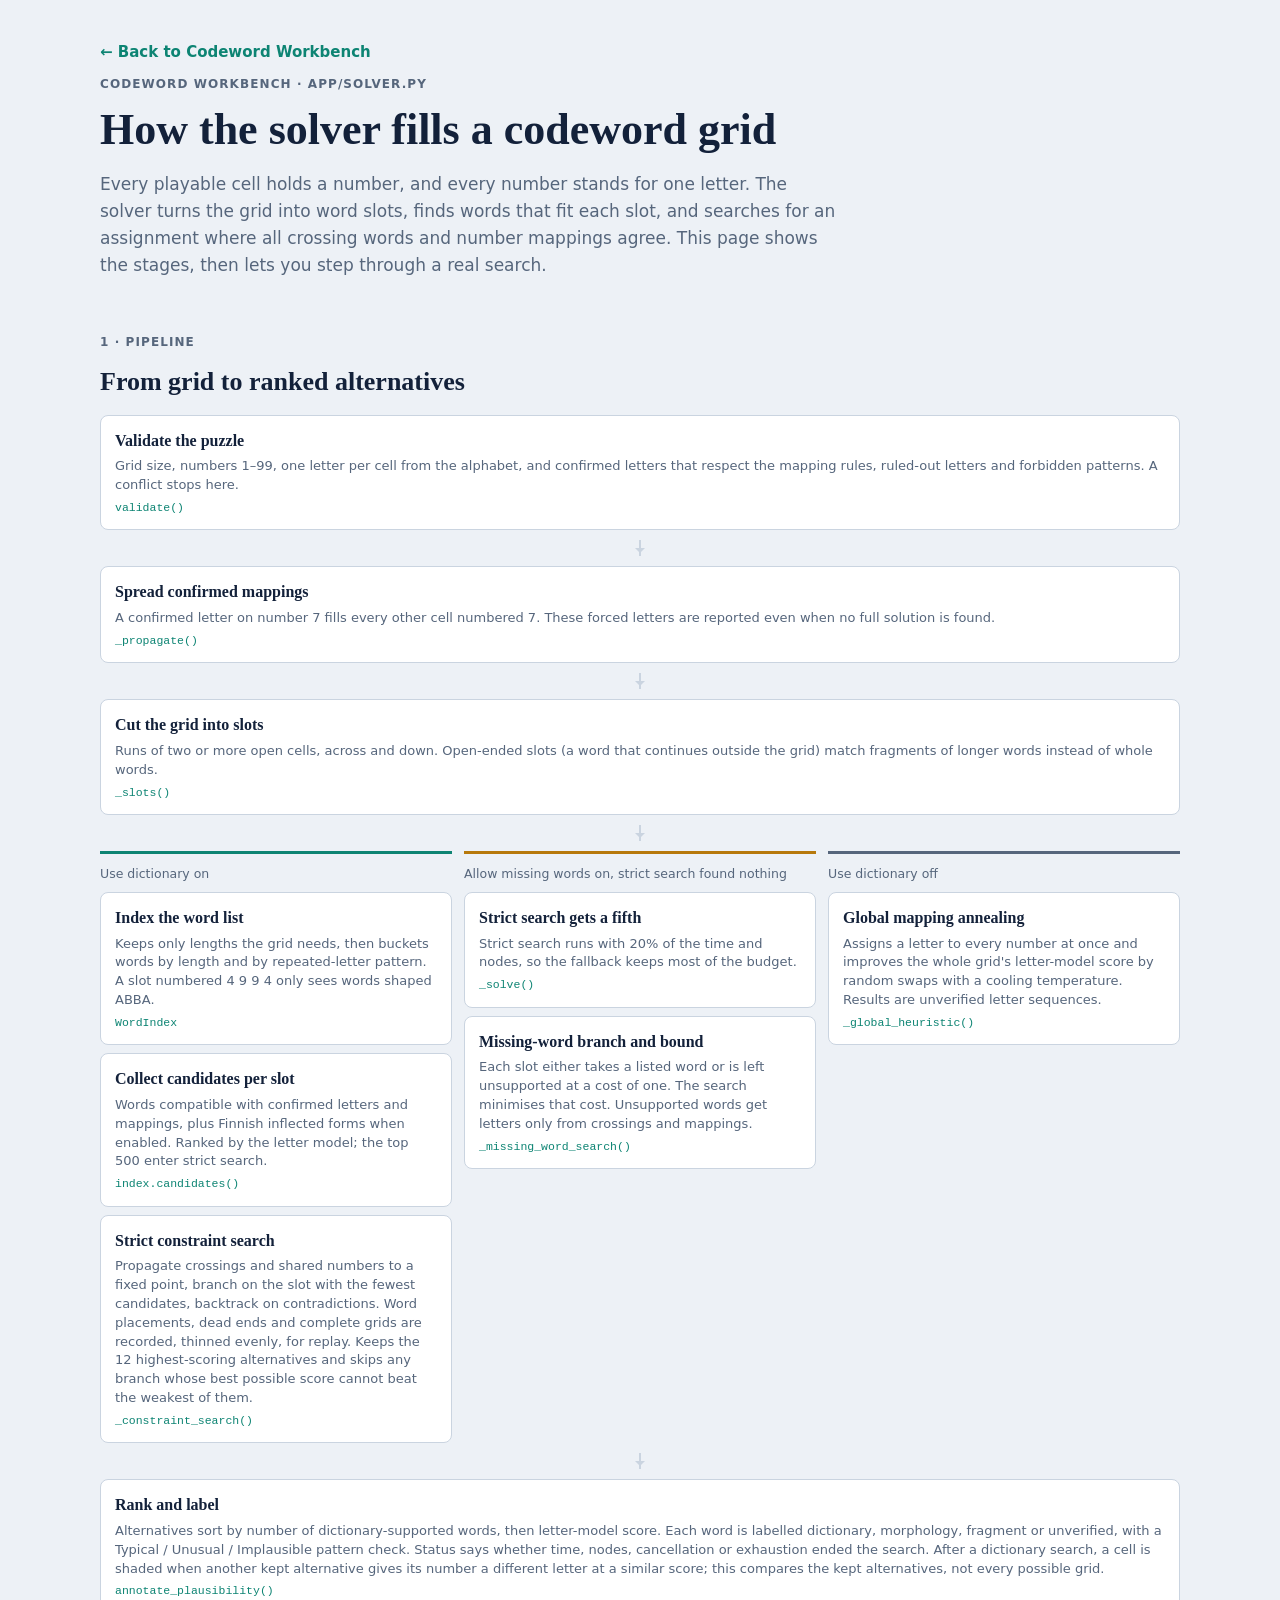
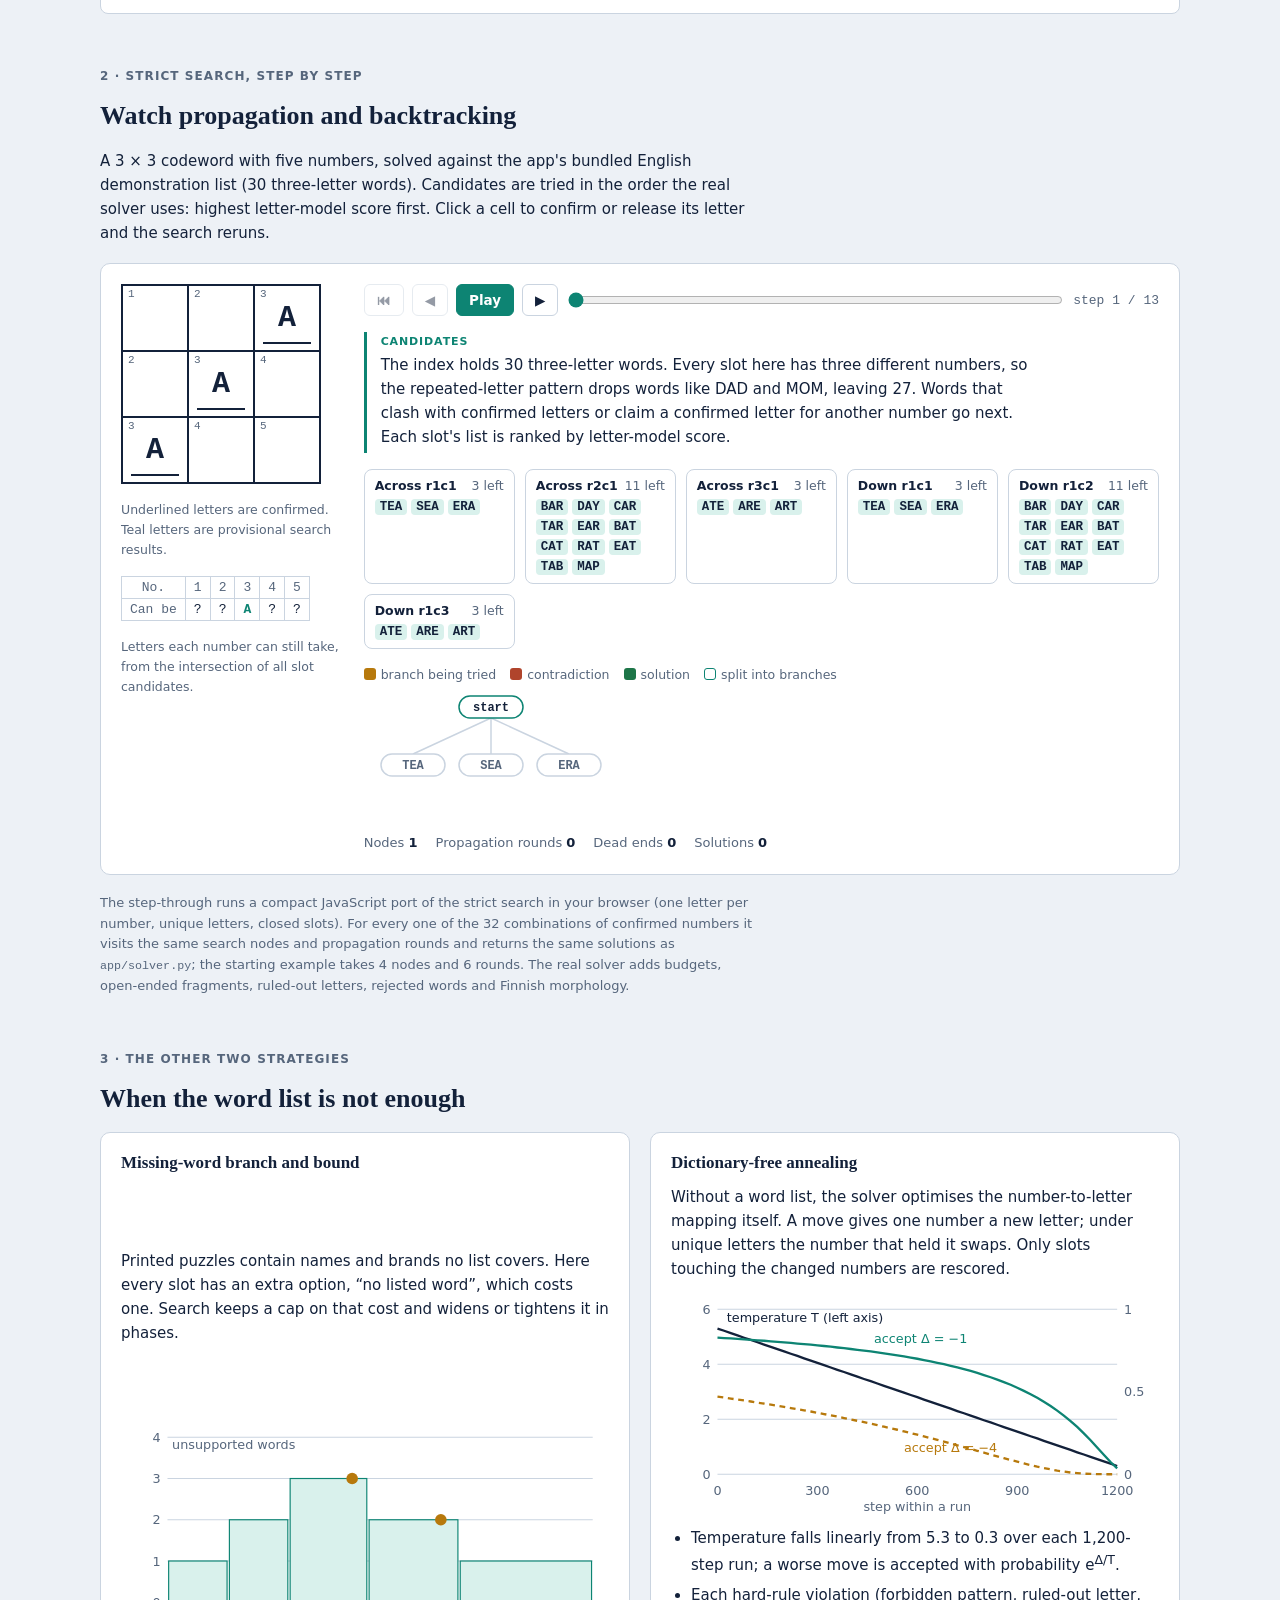
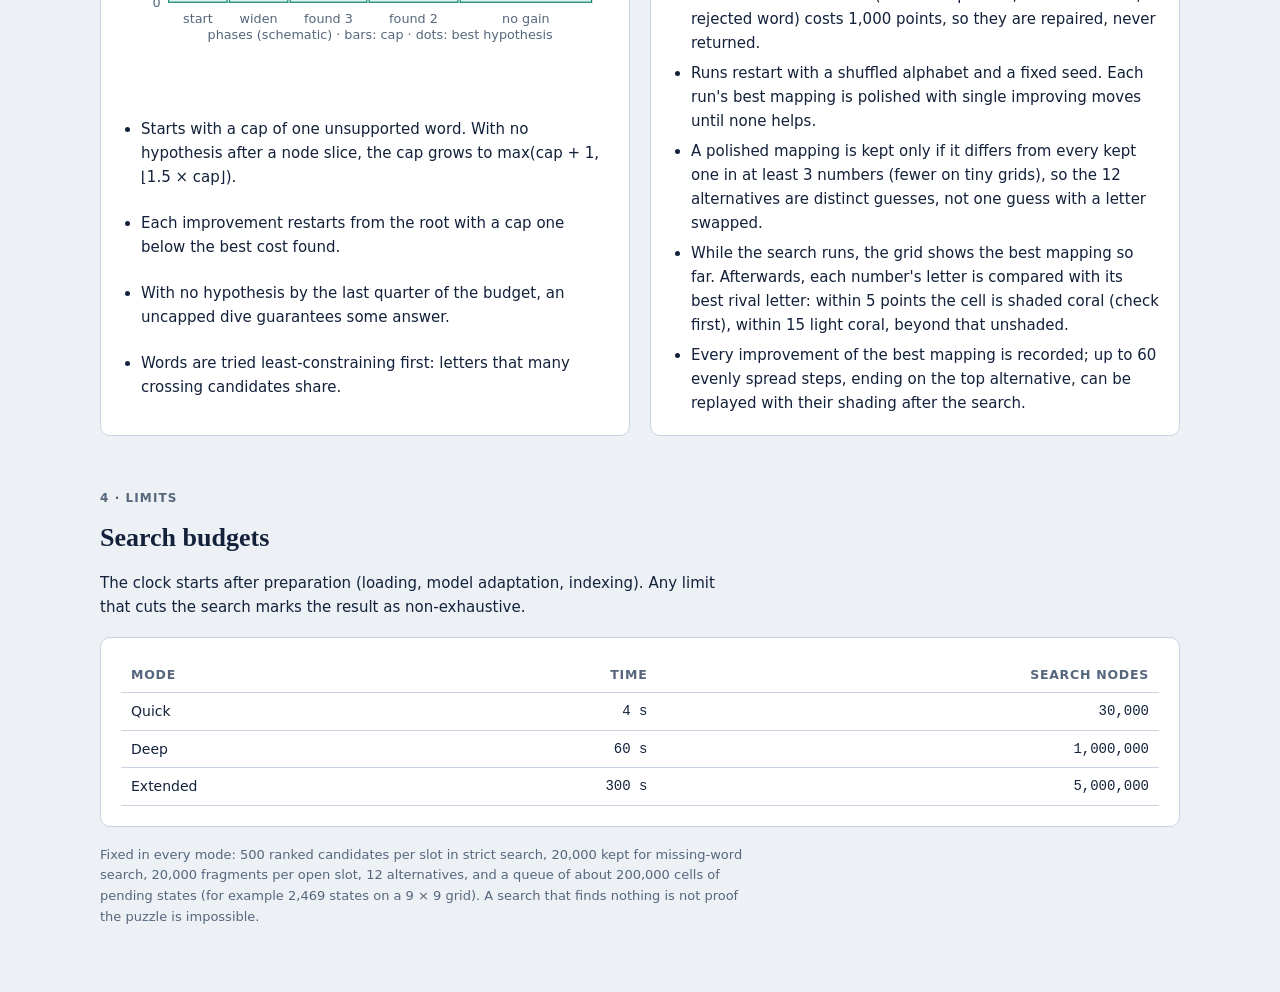
<file: static/how-it-works.html>
<!doctype html>
<html lang="en">
<meta charset="utf-8"><meta name="viewport" content="width=device-width, initial-scale=1, viewport-fit=cover">
<title>Codeword Solver Walkthrough</title>
<meta name="claude:viewport-fit-sides" content="cover">
<style>
/* Layout: one reading column; the step-through widens into a grid | candidates | tree workbench. */
:root{
  --paper:#edf1f6; --sheet:#ffffff; --ink:#13213a; --muted:#56667c; --rule:#cad4e0;
  --teal:#0d8473; --teal-soft:#d9f1ec; --focus:#b7790c; --focus-soft:#fbefd5;
  --dead:#b0442c; --ok:#1d7548; --black:#13213a;
  --display:"Iowan Old Style","Palatino Linotype",Palatino,"Book Antiqua",Georgia,serif;
  --body:system-ui,-apple-system,"Segoe UI",Roboto,"Helvetica Neue",Arial,sans-serif;
  --mono:ui-monospace,"SF Mono",Menlo,Consolas,"Liberation Mono",monospace;
  color-scheme:light;
}
@media (prefers-color-scheme:dark){:root:not([data-theme="light"]){
  --paper:#0b1220; --sheet:#121d2e; --ink:#e6edf5; --muted:#94a8bd; --rule:#26364b;
  --teal:#62dec5; --teal-soft:#14343a; --focus:#f2c14e; --focus-soft:#3a3018;
  --dead:#f08a6c; --ok:#6fd49b; --black:#05090f; color-scheme:dark}}
:root[data-theme="dark"]{
  --paper:#0b1220; --sheet:#121d2e; --ink:#e6edf5; --muted:#94a8bd; --rule:#26364b;
  --teal:#62dec5; --teal-soft:#14343a; --focus:#f2c14e; --focus-soft:#3a3018;
  --dead:#f08a6c; --ok:#6fd49b; --black:#05090f; color-scheme:dark}
*{box-sizing:border-box}
body{margin:0;background:var(--paper);color:var(--ink);font:15px/1.6 var(--body);
  padding-left:max(16px,env(safe-area-inset-left,0px));padding-right:max(16px,env(safe-area-inset-right,0px))}
main{max-width:1080px;margin:0 auto;padding-block:40px 64px;display:grid;gap:56px}
h1,h2,h3{font-family:var(--display);font-weight:600;line-height:1.2;text-wrap:balance;margin:0}
h1{font-size:clamp(30px,5vw,44px)} h2{font-size:26px} h3{font-size:17px}
p{margin:0;max-width:68ch} code,.mono{font-family:var(--mono);font-size:.9em}
.back{justify-self:start;color:var(--teal);font-weight:600;text-decoration:none}.back:hover{text-decoration:underline}.back:focus-visible{outline:2px solid var(--focus);outline-offset:3px}
.eyebrow{font:600 12px/1 var(--body);letter-spacing:.09em;text-transform:uppercase;color:var(--muted)}
section{display:grid;gap:18px} .lede{font-size:17px;color:var(--muted)}
header{display:grid;gap:14px}
.sheet{background:var(--sheet);border:1px solid var(--rule);border-radius:10px;padding:20px}
/* pipeline */
.flow{display:grid;gap:10px}
.stage{background:var(--sheet);border:1px solid var(--rule);border-radius:8px;padding:12px 14px;display:grid;gap:4px;min-width:0}
.stage b{font-family:var(--display);font-size:16px}
.stage small{color:var(--muted);font-size:13px;line-height:1.45}
.stage .fn{font-family:var(--mono);font-size:11.5px;color:var(--teal)}
.down{justify-self:center;width:2px;height:16px;background:var(--rule);position:relative}
.down::after{content:"";position:absolute;left:-4px;bottom:-2px;border:5px solid transparent;border-top-color:var(--rule)}
.fork{display:grid;grid-template-columns:repeat(auto-fit,minmax(230px,1fr));gap:12px;align-items:start}
.lane{display:grid;gap:8px;border-top:3px solid var(--rule);padding-top:10px;min-width:0}
.lane[data-k="strict"]{border-color:var(--teal)} .lane[data-k="missing"]{border-color:var(--focus)} .lane[data-k="anneal"]{border-color:var(--muted)}
.lane .cond{font-size:12.5px;color:var(--muted)}
/* workbench */
.bench{display:grid;grid-template-columns:auto minmax(0,1fr);gap:20px;align-items:start}
@media (max-width:760px){.bench{grid-template-columns:minmax(0,1fr)}}
.left{display:grid;gap:16px;justify-items:start}
.grid{display:grid;grid-template-columns:repeat(3,64px);grid-template-rows:repeat(3,64px);border:2px solid var(--ink);background:var(--ink);gap:2px}
.cell{position:relative;background:var(--sheet);border:0;padding:0;font:600 30px/64px var(--mono);color:var(--teal);text-align:center;cursor:pointer}
.cell .n{position:absolute;left:5px;top:3px;font:500 11px/1 var(--mono);color:var(--muted)}
.cell.given{color:var(--ink);font-weight:800}
.cell.given::after{content:"";position:absolute;inset:auto 8px 6px;height:2px;background:var(--ink)}
.cell.hot{background:var(--focus-soft)} .cell.new{animation:pop .5s ease}
.cell:focus-visible{outline:3px solid var(--focus);outline-offset:-3px}
@keyframes pop{from{background:var(--teal-soft)}}
.hint{font-size:12.5px;color:var(--muted);max-width:28ch}
table{border-collapse:collapse;font-variant-numeric:tabular-nums}
.support th,.support td{border:1px solid var(--rule);padding:3px 8px;font:13px var(--mono);text-align:center}
.support th{color:var(--muted);font-weight:500}
.support td.one{color:var(--teal);font-weight:700}
.slots{display:grid;grid-template-columns:repeat(auto-fill,minmax(150px,1fr));gap:10px}
.slot{border:1px solid var(--rule);border-radius:8px;padding:8px 10px;display:grid;gap:6px;align-content:start;min-width:0}
.slot.hot{border-color:var(--focus);background:var(--focus-soft)}
.slot.fail{border-color:var(--dead)}
.slot h4{margin:0;font:600 12.5px var(--body);display:flex;justify-content:space-between;gap:6px}
.slot h4 span{color:var(--muted);font-weight:500}
.words{display:flex;flex-wrap:wrap;gap:4px}
.w{font:600 12.5px var(--mono);padding:1px 5px;border-radius:4px;background:var(--teal-soft);color:var(--ink)}
.w.gone{background:none;color:var(--muted);text-decoration:line-through;font-weight:400}
.w.try{background:var(--focus);color:var(--sheet)}
.slot .done{font-size:12px;color:var(--ok)}
.controls{display:flex;flex-wrap:wrap;gap:8px;align-items:center}
button.b{font:600 13.5px var(--body);border:1px solid var(--rule);background:var(--sheet);color:var(--ink);border-radius:6px;padding:7px 12px;cursor:pointer}
button.b:hover{border-color:var(--teal)} button.b:focus-visible{outline:2px solid var(--focus);outline-offset:2px}
button.b.primary{background:var(--teal);border-color:var(--teal);color:var(--sheet)}
button.b:disabled{opacity:.45;cursor:default}
input[type=range]{flex:1 1 160px;accent-color:var(--teal)}
.counter{font:13px var(--mono);color:var(--muted);font-variant-numeric:tabular-nums}
.narr{border-left:3px solid var(--teal);padding:4px 0 4px 14px;display:grid;gap:6px;min-height:84px}
.narr.dead{border-color:var(--dead)} .narr.solution{border-color:var(--ok)} .narr.choose,.narr.branch{border-color:var(--focus)}
.narr .tag{font:700 11px/1 var(--body);letter-spacing:.08em;text-transform:uppercase}
.narr.dead .tag{color:var(--dead)} .narr.solution .tag{color:var(--ok)} .narr .tag{color:var(--teal)} .narr.choose .tag,.narr.branch .tag{color:var(--focus)}
.work{display:grid;gap:16px;min-width:0}.work>*{min-width:0}
/* Wide trees shrink to fit, down to 60% of full size, then scroll inside their own box. */
.treebox{overflow-x:auto;max-width:100%} .treebox svg{display:block;width:100%;height:auto}
.stats{display:flex;flex-wrap:wrap;gap:6px 18px;font-size:13px;color:var(--muted)}
.stats b{color:var(--ink);font-variant-numeric:tabular-nums}
.two{display:grid;grid-template-columns:repeat(auto-fit,minmax(300px,1fr));gap:20px}
.two>*{min-width:0}
ul{margin:0;padding-left:20px;display:grid;gap:6px;max-width:68ch}
.chart{width:100%;height:auto;display:block}
.chart text{fill:var(--muted);font:11px var(--body)}
.budgets{overflow-x:auto}
.budgets table{width:100%;min-width:480px}
.budgets th,.budgets td{text-align:left;padding:7px 10px;border-bottom:1px solid var(--rule);font-size:14px}
.budgets th{font-weight:600;color:var(--muted);font-size:12.5px;text-transform:uppercase;letter-spacing:.06em}
.budgets td.num{font-family:var(--mono);text-align:right}
.note{font-size:13px;color:var(--muted);max-width:80ch}
.legend{display:flex;flex-wrap:wrap;gap:14px;font-size:12.5px;color:var(--muted);align-items:center}
.sw{display:inline-block;width:12px;height:12px;border-radius:3px;vertical-align:-1px;margin-right:5px}
@media (prefers-reduced-motion:reduce){.cell.new{animation:none}}
</style>

<main>
<header>
  <a class="back" href="./">← Back to Codeword Workbench</a>
  <span class="eyebrow">Codeword Workbench · app/solver.py</span>
  <h1>How the solver fills a codeword grid</h1>
  <p class="lede">Every playable cell holds a number, and every number stands for one letter. The solver turns the grid into word slots, finds words that fit each slot, and searches for an assignment where all crossing words and number mappings agree. This page shows the stages, then lets you step through a real search.</p>
</header>

<section aria-labelledby="pipe">
  <span class="eyebrow">1 · Pipeline</span>
  <h2 id="pipe">From grid to ranked alternatives</h2>
  <div class="flow">
    <div class="stage"><b>Validate the puzzle</b><small>Grid size, numbers 1–<span data-fact="maxCellNumber">99</span>, one letter per cell from the alphabet, and confirmed letters that respect the mapping rules, ruled-out letters and forbidden patterns. A conflict stops here.</small><span class="fn">validate()</span></div>
    <div class="down"></div>
    <div class="stage"><b>Spread confirmed mappings</b><small>A confirmed letter on number 7 fills every other cell numbered 7. These forced letters are reported even when no full solution is found.</small><span class="fn">_propagate()</span></div>
    <div class="down"></div>
    <div class="stage"><b>Cut the grid into slots</b><small>Runs of two or more open cells, across and down. Open-ended slots (a word that continues outside the grid) match fragments of longer words instead of whole words.</small><span class="fn">_slots()</span></div>
    <div class="down"></div>
    <div class="fork">
      <div class="lane" data-k="strict">
        <span class="cond">Use dictionary on</span>
        <div class="stage"><b>Index the word list</b><small>Keeps only lengths the grid needs, then buckets words by length and by repeated-letter pattern. A slot numbered 4 9 9 4 only sees words shaped ABBA.</small><span class="fn">WordIndex</span></div>
        <div class="stage"><b>Collect candidates per slot</b><small>Words compatible with confirmed letters and mappings, plus Finnish inflected forms when enabled. Ranked by the letter model; the top <span data-fact="MAX_CANDIDATES">500</span> enter strict search.</small><span class="fn">index.candidates()</span></div>
        <div class="stage"><b>Strict constraint search</b><small>Propagate crossings and shared numbers to a fixed point, branch on the slot with the fewest candidates, backtrack on contradictions. Word placements, dead ends and complete grids are recorded, thinned evenly, for replay. Keeps the <span data-fact="MAX_SOLUTIONS">12</span> highest-scoring alternatives and skips any branch whose best possible score cannot beat the weakest of them.</small><span class="fn">_constraint_search()</span></div>
      </div>
      <div class="lane" data-k="missing">
        <span class="cond">Allow missing words on, strict search found nothing</span>
        <div class="stage"><b>Strict search gets a fifth</b><small>Strict search runs with <span data-fact="strictSharePercent">20</span>% of the time and nodes, so the fallback keeps most of the budget.</small><span class="fn">_solve()</span></div>
        <div class="stage"><b>Missing-word branch and bound</b><small>Each slot either takes a listed word or is left unsupported at a cost of one. The search minimises that cost. Unsupported words get letters only from crossings and mappings.</small><span class="fn">_missing_word_search()</span></div>
      </div>
      <div class="lane" data-k="anneal">
        <span class="cond">Use dictionary off</span>
        <div class="stage"><b>Global mapping annealing</b><small>Assigns a letter to every number at once and improves the whole grid's letter-model score by random swaps with a cooling temperature. Results are unverified letter sequences.</small><span class="fn">_global_heuristic()</span></div>
      </div>
    </div>
    <div class="down"></div>
    <div class="stage"><b>Rank and label</b><small>Alternatives sort by number of dictionary-supported words, then letter-model score. Each word is labelled dictionary, morphology, fragment or unverified, with a Typical / Unusual / Implausible pattern check. Status says whether time, nodes, cancellation or exhaustion ended the search. After a dictionary search, a cell is shaded when another kept alternative gives its number a different letter at a similar score; this compares the kept alternatives, not every possible grid.</small><span class="fn">annotate_plausibility()</span></div>
  </div>
</section>

<section aria-labelledby="step">
  <span class="eyebrow">2 · Strict search, step by step</span>
  <h2 id="step">Watch propagation and backtracking</h2>
  <p>A 3 × 3 codeword with five numbers, solved against the app's bundled English demonstration list (<span data-fact="demoThreeLetterWords">30</span> three-letter words). Candidates are tried in the order the real solver uses: highest letter-model score first. Click a cell to confirm or release its letter and the search reruns.</p>
  <div class="sheet bench">
    <div class="left">
      <div class="grid" id="grid" role="group" aria-label="Puzzle grid"></div>
      <p class="hint">Underlined letters are confirmed. Teal letters are provisional search results.</p>
      <table class="support" aria-label="Letters still possible for each number"><thead><tr id="supH"></tr></thead><tbody><tr id="supB"></tr></tbody></table>
      <p class="hint">Letters each number can still take, from the intersection of all slot candidates.</p>
    </div>
    <div class="work">
      <div class="controls">
        <button class="b" id="first" aria-label="First step">⏮</button>
        <button class="b" id="prev" aria-label="Previous step">◀</button>
        <button class="b primary" id="play">Play</button>
        <button class="b" id="next" aria-label="Next step">▶</button>
        <input type="range" id="scrub" min="0" max="0" value="0" aria-label="Step">
        <span class="counter" id="count"></span>
      </div>
      <div class="narr" id="narr" aria-live="polite"></div>
      <div class="slots" id="slots"></div>
      <div>
        <div class="legend"><span><i class="sw" style="background:var(--focus)"></i>branch being tried</span><span><i class="sw" style="background:var(--dead)"></i>contradiction</span><span><i class="sw" style="background:var(--ok)"></i>solution</span><span><i class="sw" style="border:1.5px solid var(--teal)"></i>split into branches</span></div>
        <div class="treebox" id="tree"></div>
      </div>
      <div class="stats" id="stats"></div>
    </div>
  </div>
  <p class="note">The step-through runs a compact JavaScript port of the strict search in your browser (one letter per number, unique letters, closed slots). For every one of the 32 combinations of confirmed numbers it visits the same search nodes and propagation rounds and returns the same solutions as <code>app/solver.py</code>; the starting example takes 4 nodes and 6 rounds. The real solver adds budgets, open-ended fragments, ruled-out letters, rejected words and Finnish morphology.</p>
</section>

<section aria-labelledby="fallbacks">
  <span class="eyebrow">3 · The other two strategies</span>
  <h2 id="fallbacks">When the word list is not enough</h2>
  <div class="two">
    <div class="sheet" style="display:grid;gap:12px">
      <h3>Missing-word branch and bound</h3>
      <p>Printed puzzles contain names and brands no list covers. Here every slot has an extra option, “no listed word”, which costs one. Search keeps a cap on that cost and widens or tightens it in phases.</p>
      <svg class="chart" id="capchart" viewBox="0 0 420 190" role="img" aria-label="Schematic of the unsupported-word cap over successive search phases"></svg>
      <ul>
        <li>Starts with a cap of one unsupported word. With no hypothesis after a node slice, the cap grows to max(cap + 1, ⌊<span data-fact="capGrowth">1.5</span> × cap⌋).</li>
        <li>Each improvement restarts from the root with a cap one below the best cost found.</li>
        <li>With no hypothesis by the last <span data-fact="diveShare">quarter</span> of the budget, an uncapped dive guarantees some answer.</li>
        <li>Words are tried least-constraining first: letters that many crossing candidates share.</li>
      </ul>
    </div>
    <div class="sheet" style="display:grid;gap:12px">
      <h3>Dictionary-free annealing</h3>
      <p>Without a word list, the solver optimises the number-to-letter mapping itself. A move gives one number a new letter; under unique letters the number that held it swaps. Only slots touching the changed numbers are rescored.</p>
      <svg class="chart" id="annealchart" viewBox="0 0 420 190" role="img" aria-label="Temperature and acceptance probability over one 1200-step annealing run"></svg>
      <ul>
        <li>Temperature falls linearly from <span data-fact="tempStart">5.3</span> to <span data-fact="tempEnd">0.3</span> over each <span data-fact="annealSteps">1,200</span>-step run; a worse move is accepted with probability e<sup>Δ/T</sup>.</li>
        <li>Each hard-rule violation (forbidden pattern, ruled-out letter, rejected word) costs <span data-fact="violationPenalty">1,000</span> points, so they are repaired, never returned.</li>
        <li>Runs restart with a shuffled alphabet and a fixed seed. Each run's best mapping is polished with single improving moves until none helps.</li>
        <li>A polished mapping is kept only if it differs from every kept one in at least <span data-fact="MIN_MAPPING_DISTANCE">3</span> numbers (fewer on tiny grids), so the <span data-fact="MAX_SOLUTIONS">12</span> alternatives are distinct guesses, not one guess with a letter swapped.</li>
        <li>While the search runs, the grid shows the best mapping so far. Afterwards, each number's letter is compared with its best rival letter: within <span data-fact="CLOSE_MARGIN">5</span> points the cell is shaded coral (check first), within <span data-fact="CLEAR_MARGIN">15</span> light coral, beyond that unshaded.</li>
        <li>Every improvement of the best mapping is recorded; up to <span data-fact="REPLAY_FRAMES">60</span> evenly spread steps, ending on the top alternative, can be replayed with their shading after the search.</li>
      </ul>
    </div>
  </div>
</section>

<section aria-labelledby="budget">
  <span class="eyebrow">4 · Limits</span>
  <h2 id="budget">Search budgets</h2>
  <p>The clock starts after preparation (loading, model adaptation, indexing). Any limit that cuts the search marks the result as non-exhaustive.</p>
  <div class="sheet budgets">
    <table>
      <thead><tr><th>Mode</th><th style="text-align:right">Time</th><th style="text-align:right">Search nodes</th></tr></thead>
      <tbody>
        <tr><td>Quick</td><td class="num"><span data-fact="MAX_SECONDS">4</span> s</td><td class="num"><span data-fact="MAX_NODES">30,000</span></td></tr>
        <tr><td>Deep</td><td class="num"><span data-fact="DEEP_SECONDS">60</span> s</td><td class="num"><span data-fact="DEEP_NODES">1,000,000</span></td></tr>
        <tr><td>Extended</td><td class="num"><span data-fact="EXTENDED_SECONDS">300</span> s</td><td class="num"><span data-fact="EXTENDED_NODES">5,000,000</span></td></tr>
      </tbody>
    </table>
  </div>
  <p class="note">Fixed in every mode: <span data-fact="MAX_CANDIDATES">500</span> ranked candidates per slot in strict search, <span data-fact="MISSING_WORD_CANDIDATES">20,000</span> kept for missing-word search, <span data-fact="MAX_FRAGMENTS">20,000</span> fragments per open slot, <span data-fact="MAX_SOLUTIONS">12</span> alternatives, and a queue of about <span data-fact="MAX_FRONTIER_CELLS">200,000</span> cells of pending states (for example <span data-fact="frontier9x9">2,469</span> states on a 9 × 9 grid). A search that finds nothing is not proof the puzzle is impossible.</p>
</section>
</main>

<script src="how-it-works-engine.js"></script>
<script src="how-it-works.js"></script>
</file>
